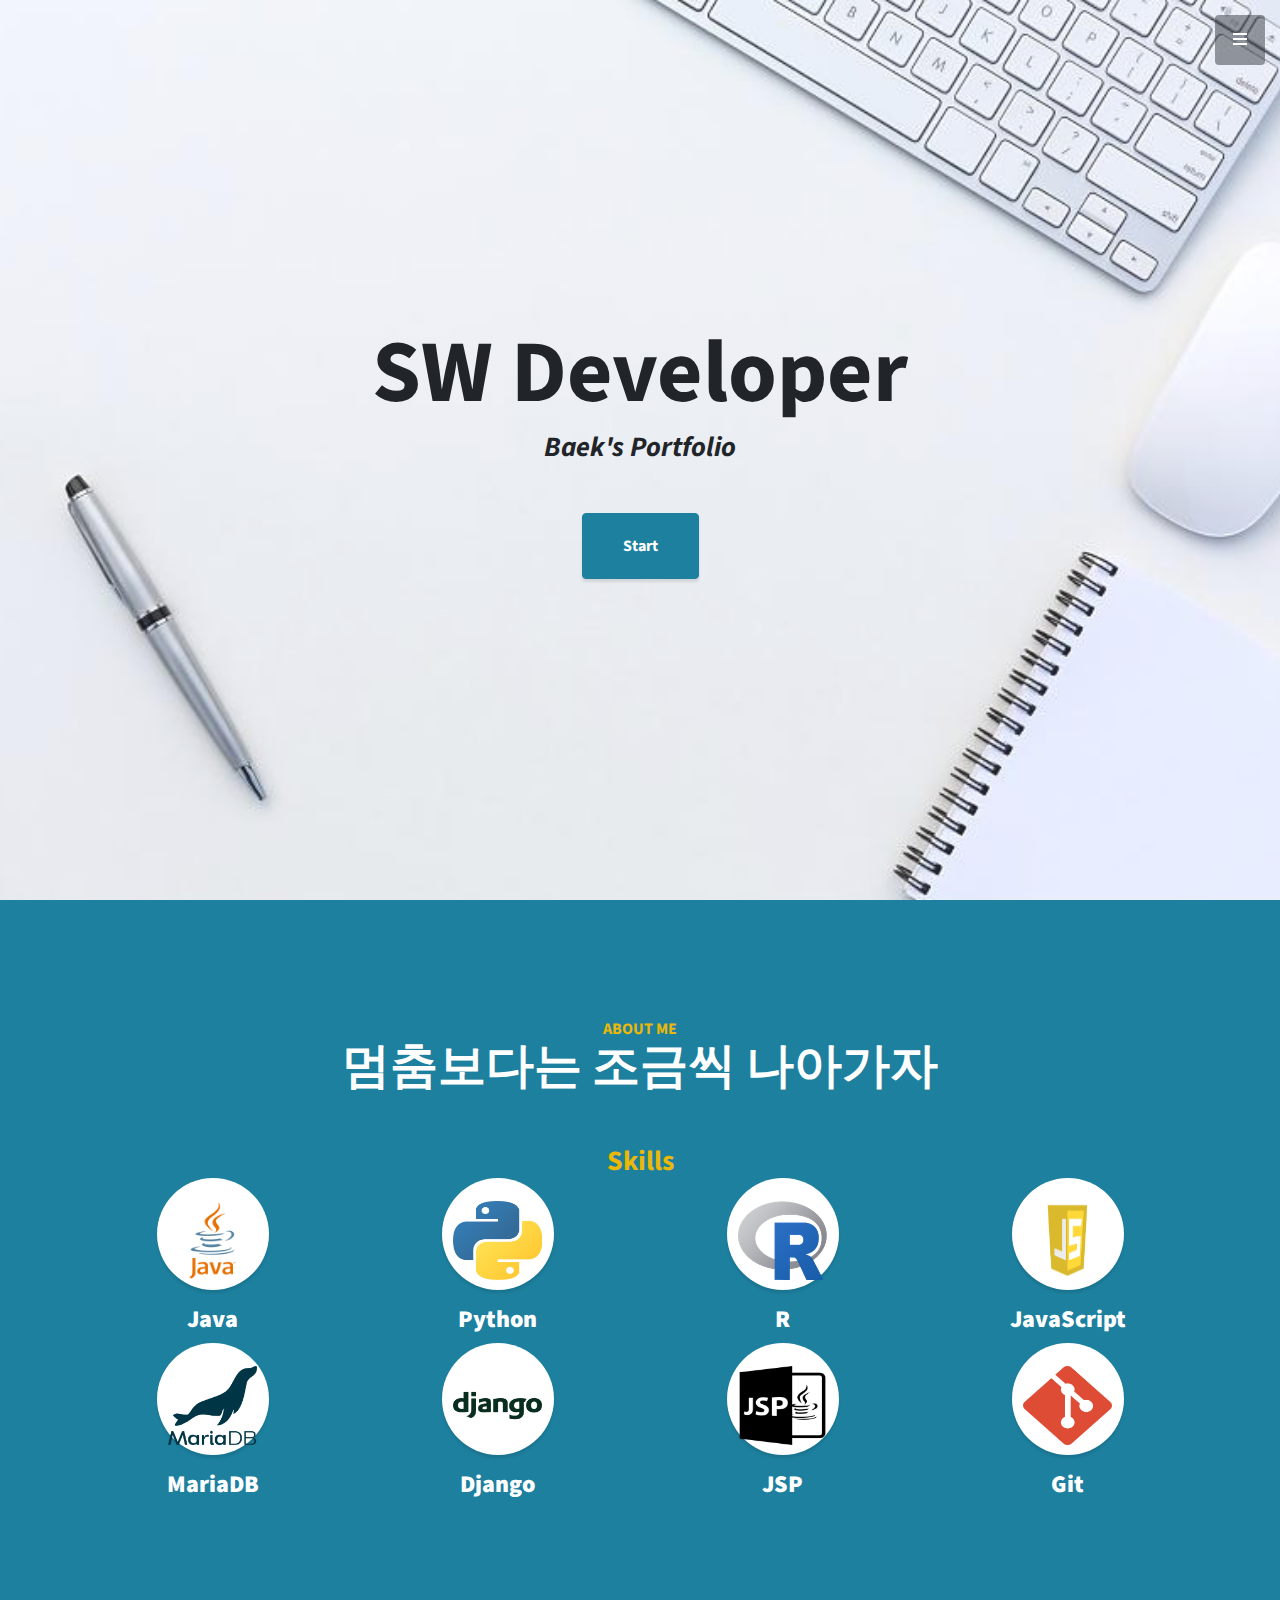
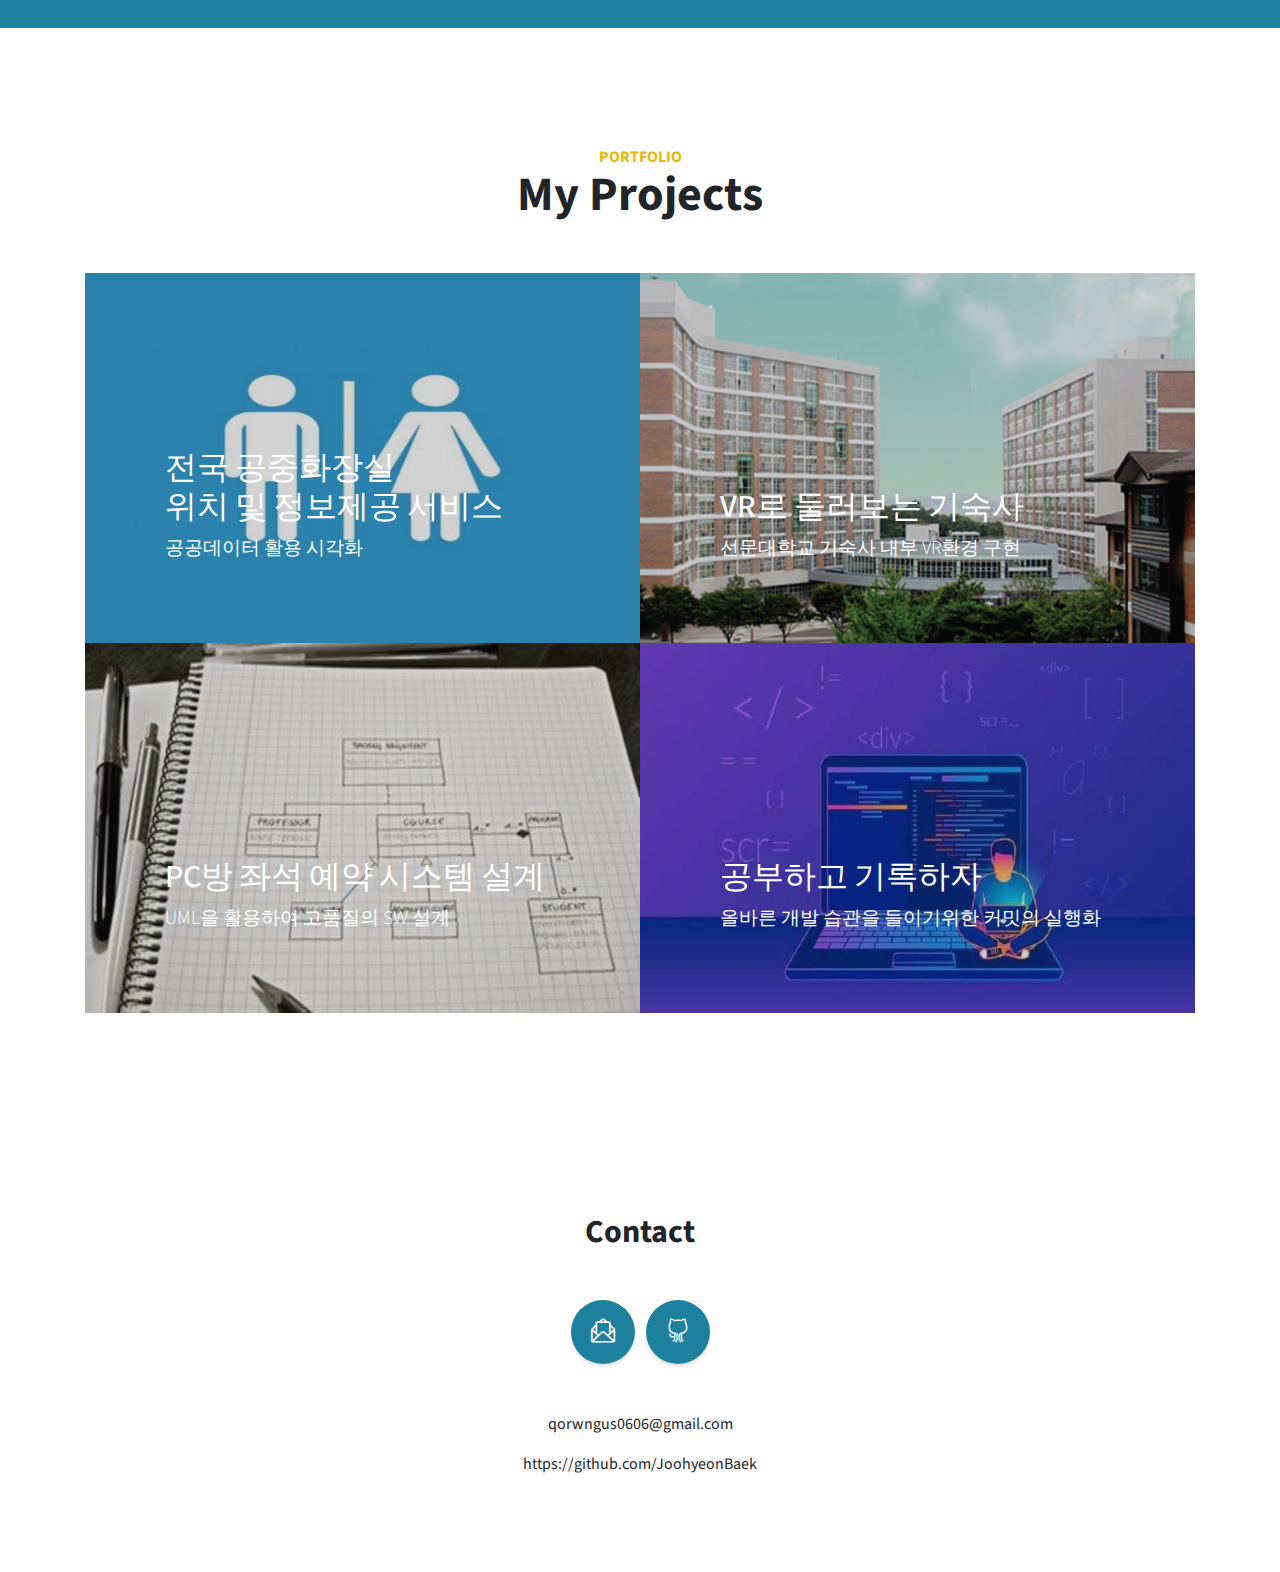
<file: index.html>
<!DOCTYPE html>
<html lang="en">

<head>

  <meta charset="utf-8">
  <meta name="viewport" content="width=device-width, initial-scale=1, shrink-to-fit=no">
  <meta name="description" content="">
  <meta name="author" content="">

  <title>Baek's Portfolio</title>

  <!-- 직접만든 style 추후 정리 요망 -->
  <style>
    
  </style>

  <!-- Bootstrap Core CSS -->
  <link href="vendor/bootstrap/css/bootstrap.min.css" rel="stylesheet">

  <!-- Custom Fonts -->
  <link href="vendor/fontawesome-free/css/all.min.css" rel="stylesheet" type="text/css">
  <link href="https://fonts.googleapis.com/css?family=Source+Sans+Pro:300,400,700,300italic,400italic,700italic" rel="stylesheet" type="text/css">
  <link href="vendor/simple-line-icons/css/simple-line-icons.css" rel="stylesheet">

  <!-- Custom CSS -->
  <link href="css/stylish-portfolio.min.css" rel="stylesheet">

</head>

<body id="page-top">

  <!-- Navigation -->
  <a class="menu-toggle rounded" href="#">
    <i class="fas fa-bars"></i>
  </a>
  <nav id="sidebar-wrapper">
    <ul class="sidebar-nav">
      <li class="sidebar-brand">
        <a class="js-scroll-trigger" href="#page-top">Menu</a>
      </li>
      <li class="sidebar-nav-item">
        <a class="js-scroll-trigger" href="#page-top">Home</a>
      </li>      
      <li class="sidebar-nav-item">
        <a class="js-scroll-trigger" href="#aboutme">About Me</a>
      </li>
      <li class="sidebar-nav-item">
        <a class="js-scroll-trigger" href="#portfolio">Portfolio</a>
      </li>
      <li class="sidebar-nav-item">
        <a class="js-scroll-trigger" href="#contact">Contact</a>
      </li>
    </ul>
  </nav>

  <!-- Home -->
  <header class="masthead d-flex">    
    <div class="container text-center my-auto">
      <h1 class="mb-1">SW Developer</h1>
      <h3 class="mb-5">
        <em>Baek's Portfolio</em>
      </h3>
      <a class="btn btn-primary btn-xl js-scroll-trigger" href="#aboutme">Start</a>
    </div>
    <div class="overlay"></div>
  </header>  

  <!-- About Me -->
  <section class="content-section bg-primary text-white text-center" id="aboutme">
    <div class="container">
      <div class="content-section-heading">
        <h3 class="text-secondary mb-0">About Me</h3>
        <h2 class="mb-5">멈춤보다는 조금씩 나아가자</h2>
      </div>
      <h3 class="text-secondary mb-0">Skills</h3>
      <div class="row">
        <div class="col-lg-3 col-md-6 mb-5 mb-lg-0" style="text-align: center;">
          <span class="service-icon rounded-circle mx-auto mb-3">
            <img src="./img/icon/java-icon.png" width="80%", height="70%">
          </span>
          <h4>
            <strong>Java</strong>
          </h4>
          
        </div>
        <div class="col-lg-3 col-md-6 mb-5 mb-lg-0">
          <span class="service-icon rounded-circle mx-auto mb-3">
            <img src="./img/icon/python-icon.png" width="80%", height="70%">
          </span>
          <h4>
            <strong>Python</strong>
          </h4>
          
        </div>
        <div class="col-lg-3 col-md-6 mb-5 mb-md-0">
          <span class="service-icon rounded-circle mx-auto mb-3">
            <img src="./img/icon/r-lcon.png" width="80%", height="70%">
          </span>
          <h4>
            <strong>R</strong>
          </h4>
          
        </div>
        <div class="col-lg-3 col-md-6">
          <span class="service-icon rounded-circle mx-auto mb-3">
            <img src="./img/icon/javascript-logo.png" width="80%", height="70%">
          </span>
          <h4>
            <strong>JavaScript</strong>
          </h4>
          
        </div>
        
        <div class="col-lg-3 col-md-6 mb-5 mb-lg-0" style="text-align: center;">
          <span class="service-icon rounded-circle mx-auto mb-3">
            <img src="./img/icon/mariaDB-logo.jpg" width="80%", height="70%">
          </span>
          <h4>
            <strong>MariaDB</strong>
          </h4>
          
        </div>
        <div class="col-lg-3 col-md-6 mb-5 mb-lg-0">
          <span class="service-icon rounded-circle mx-auto mb-3">
            <img src="./img/icon/django-icon.png" width="80%", height="70%">
          </span>
          <h4>
            <strong>Django</strong>
          </h4>
          
        </div>
        <div class="col-lg-3 col-md-6 mb-5 mb-md-0">
          <span class="service-icon rounded-circle mx-auto mb-3">
            <img src="./img/icon/jsp-logo.png" width="80%", height="70%">
          </span>
          <h4>
            <strong>JSP</strong>
          </h4>
          
        </div>
        <div class="col-lg-3 col-md-6">
          <span class="service-icon rounded-circle mx-auto mb-3">
            <img src="./img/icon/git-icon.png" width="80%", height="70%">
          </span>
          <h4>
            <strong>Git</strong>
          </h4>
          
        </div>
      </div>
    </div>
  </section>  

  <!-- Portfolio -->
  <!-- Toilet project -->
  <section class="content-section" id="portfolio">
    <div class="container">
      <div class="content-section-heading text-center">
        <h3 class="text-secondary mb-0">Portfolio</h3>
        <h2 class="mb-5">My Projects</h2>
      </div>
      <div class="row no-gutters">
        <div class="col-lg-6">
          <a class="portfolio-item" href="./toilet.html" target="blank">
            <div class="caption">
              <div class="caption-content">
                <div class="h2">전국 공중화장실<br>위치 및 정보제공 서비스</div>
                <p class="mb-0">공공데이터 활용 시각화</p>
              </div>
            </div>
            <img class="img-fluid" src="img/project/toilet/toilet_cover.jpg" alt="error" >
          </a>
        </div>
        <!-- Domitory VR Project-->
        <div class="col-lg-6">
          <a class="portfolio-item" href="./domitoryVR.html" target="blank">
            <div class="caption">
              <div class="caption-content">
                <div class="h2">VR로 둘러보는 기숙사</div>
                <p class="mb-0">선문대학교 기숙사 내부 VR환경 구현</p>
              </div>
            </div>
            <img class="img-fluid" src="img/project/DomitoryVR_Project/domitoryVR_Cover.png" alt="error" >
          </a>
        </div>
        <!-- UML Project -->
        <div class="col-lg-6">
          <a class="portfolio-item" href="./PCRoom.html" target="blank">
            <div class="caption">
              <div class="caption-content">
                <div class="h2">PC방 좌석 예약 시스템 설계</div>
                <p class="mb-0">UML을 활용하여 고품질의 SW 설계</p>
              </div>
            </div>
            <img class="img-fluid" src="img/project/UML_Project/UML_Cover.jpg" alt="">
          </a>
        </div>
        <!-- Commit Project -->
        <div class="col-lg-6">
          <a class="portfolio-item" href="./1Day1Commit.html" target="blank">
            <div class="caption">
              <div class="caption-content">
                <div class="h2">공부하고 기록하자</div>
                <p class="mb-0">올바른 개발 습관을 들이기위한 커밋의 실행화</p>
              </div>
            </div>
            <img class="img-fluid" src="img/project/1Day1Commit_Project/1Day1Commit_Cover.jpg" alt="">
          </a>
        </div>
      </div>
    </div>
    
  </section>  

  <!-- contact -->
  <footer class="footer text-center" id="contact">
    <h2 class="mb-5">Contact</h2>
    <div class="container">
      <ul class="list-inline mb-5">
        <li class="list-inline-item">
          <a class="social-link rounded-circle text-white" href="mailto:qorwngus0606@gmail.com">
            <i class="icon-envelope-letter"></i>
          </a>
        </li>
        <li class="list-inline-item">
          <a class="social-link rounded-circle text-white" href="https://github.com/JoohyeonBaek" target="_blank">
            <i class="icon-social-github"></i>
          </a>
        </li>
      </ul>
      <p>qorwngus0606@gmail.com</p>
      <p>https://github.com/JoohyeonBaek</p>
      
    </div>
  </footer>

  <!-- Scroll to Top Button-->
  <a class="scroll-to-top rounded js-scroll-trigger" href="#page-top">
    <i class="fas fa-angle-up"></i>
  </a>

  <!-- Bootstrap core JavaScript -->
  <script src="vendor/jquery/jquery.min.js"></script>
  <script src="vendor/bootstrap/js/bootstrap.bundle.min.js"></script>

  <!-- Plugin JavaScript -->
  <script src="vendor/jquery-easing/jquery.easing.min.js"></script>

  <!-- Custom scripts for this template -->
  <script src="js/stylish-portfolio.min.js"></script>
</body>
</html>
</file>
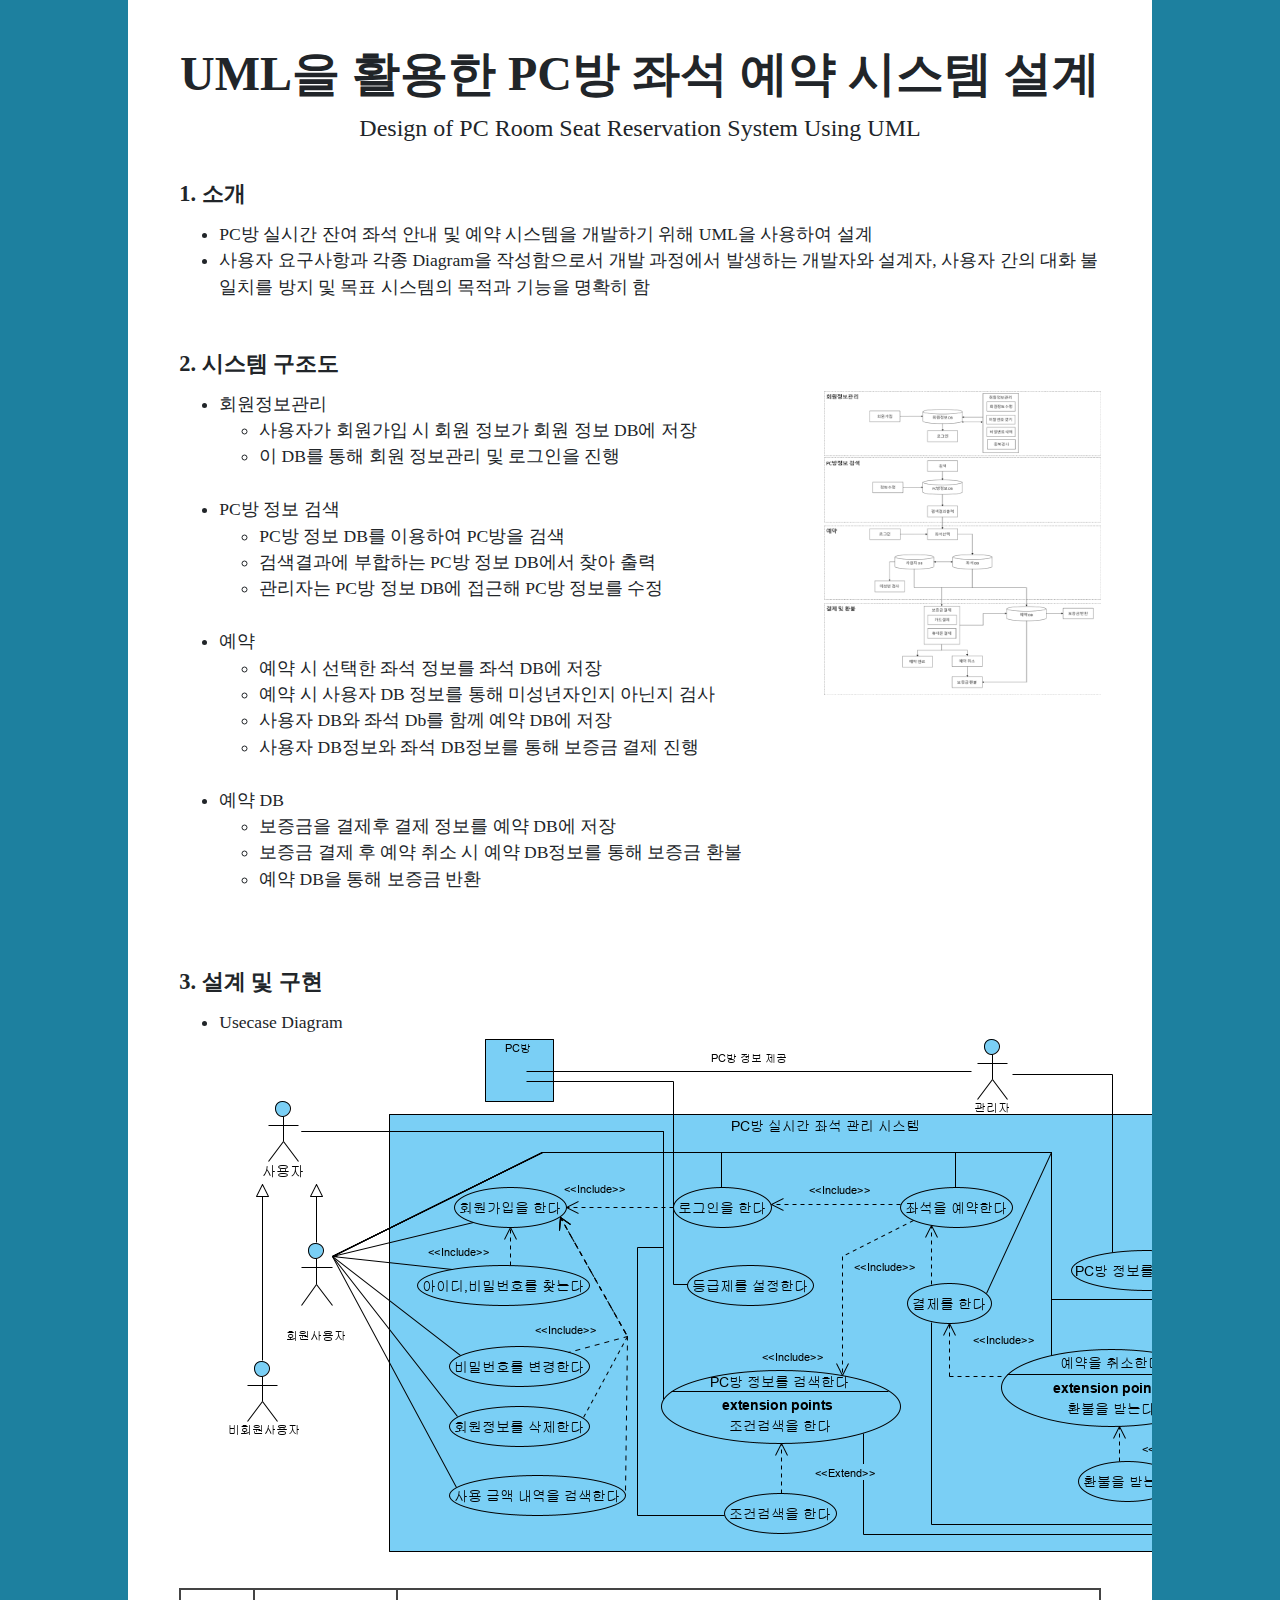
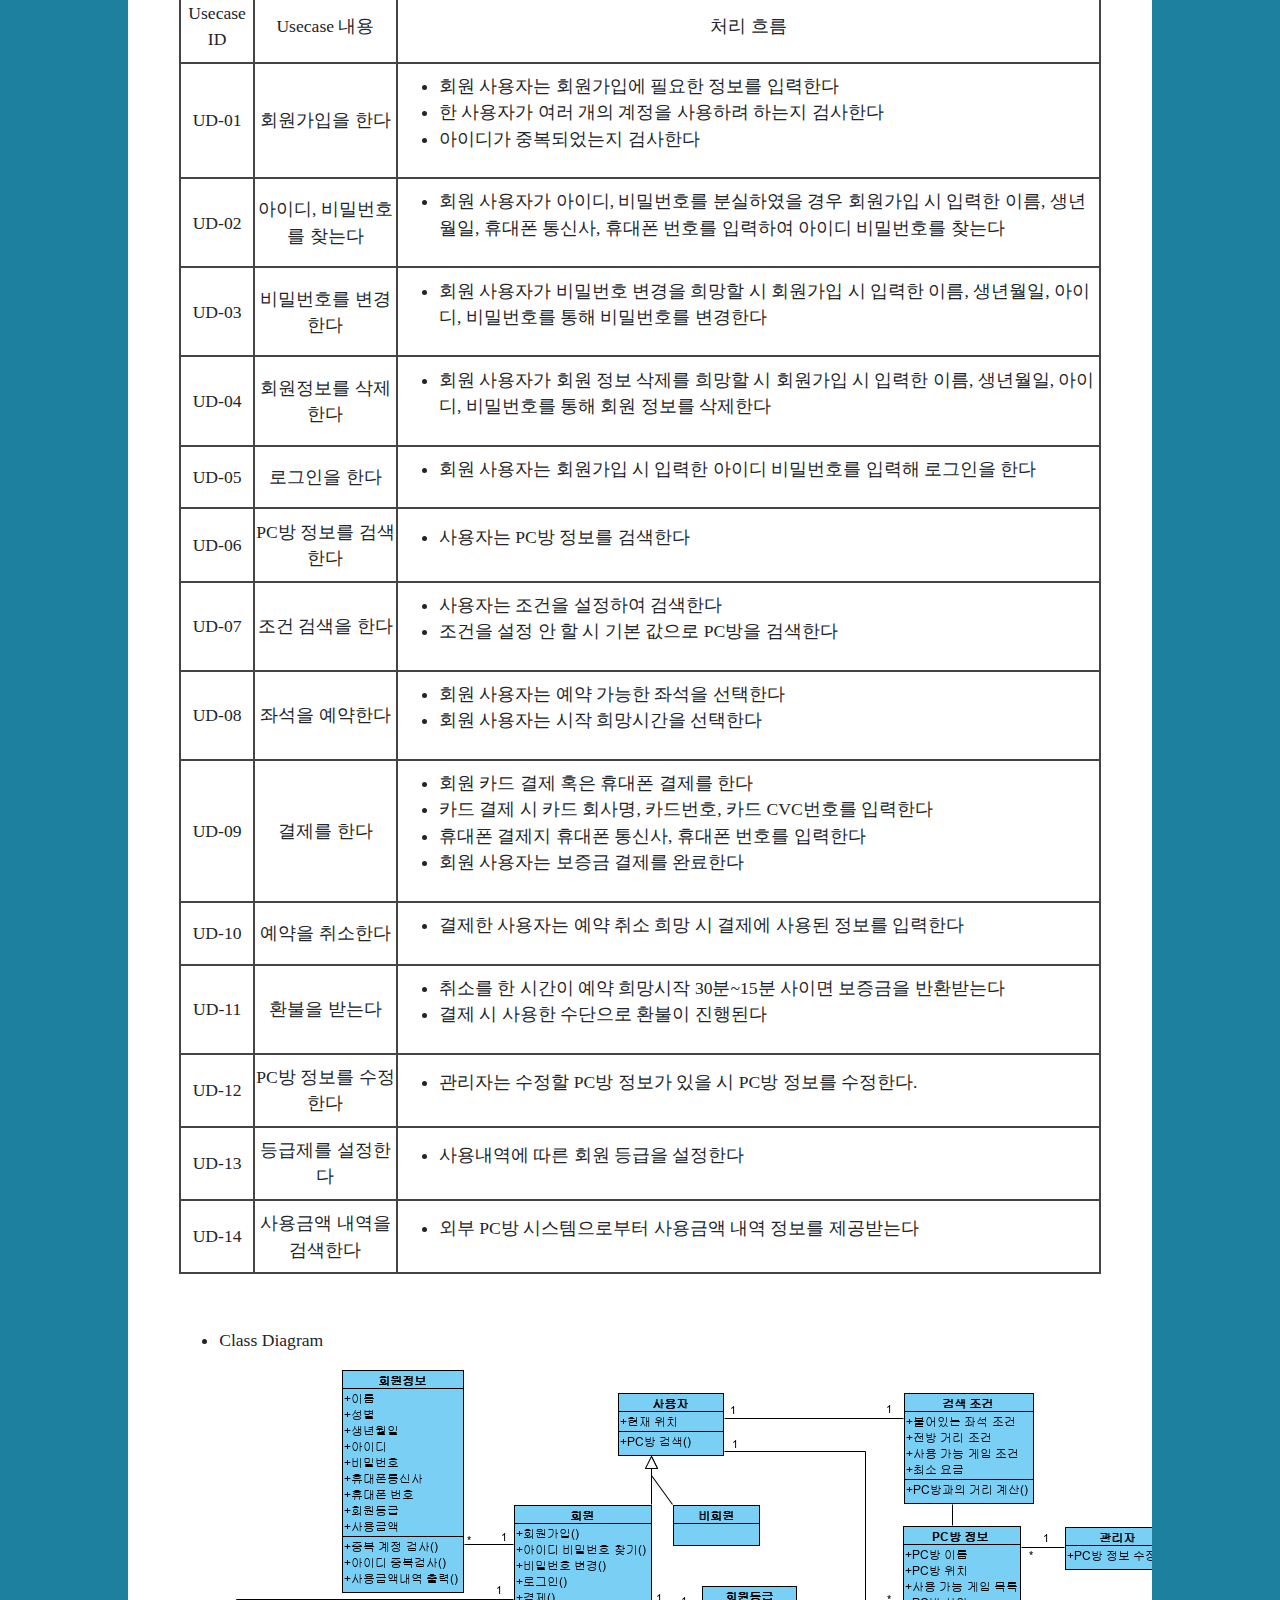
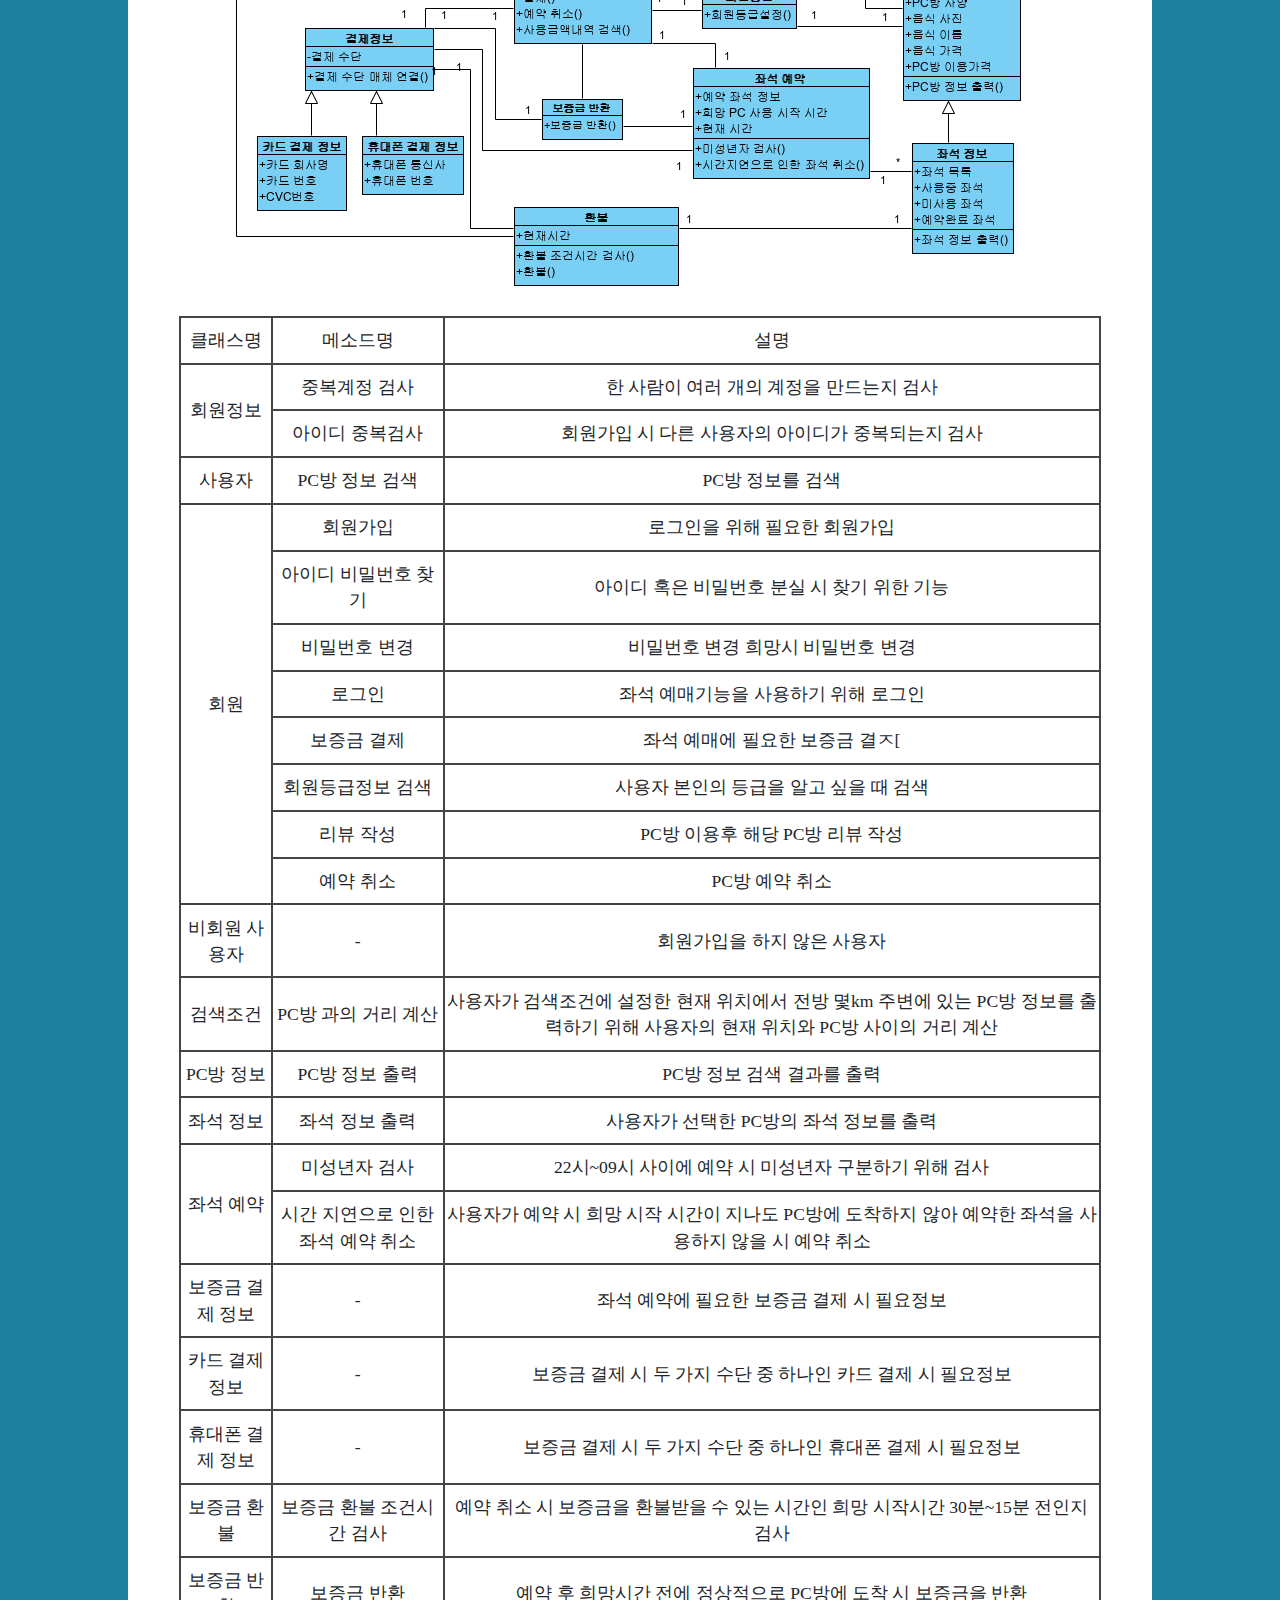
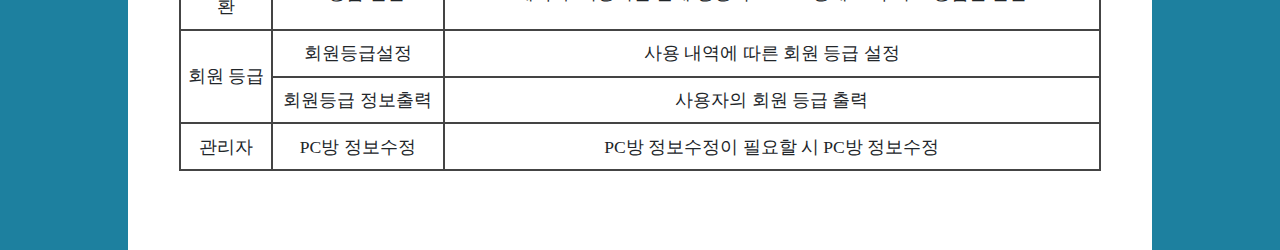
<file: PCRoom.html>
<!DOCTYPE html>
<html>        
<head>
    <title>PC방 좌석 예약 시스템 설계</title>
    <link rel="stylesheet" type="text/css" href="css/project.css">
    
    <link href="vendor/bootstrap/css/bootstrap.min.css" rel="stylesheet">    
    <link href="vendor/simple-line-icons/css/simple-line-icons.css" rel="stylesheet">
    <link href="css/stylish-portfolio.min.css" rel="stylesheet">
</head>

<body id="projectbody">
    <div id="body">
        
        <div id="title">UML을 활용한 PC방 좌석 예약 시스템 설계</div>
        <div id="title-english">Design of PC Room Seat Reservation System Using UML</div>        

        <div class="subtitle">1. 소개</div>
        <div class="subbody">
            <ul>
                <li>PC방 실시간 잔여 좌석 안내 및 예약 시스템을 개발하기 위해 UML을 사용하여 설계</li>
                <li>사용자 요구사항과 각종 Diagram을 작성함으로서 개발 과정에서 발생하는 개발자와 설계자, 사용자 간의 대화 불일치를 방지 및 목표 시스템의 목적과 기능을 명확히 함</li>
            </ul>
        </div>        

        <div class="subtitle">2. 시스템 구조도</div>
        <div class="subbody">
            <img id="img-float-right" src="./img/project/UML_Project/시스템구조.png">
            <ul>
                <li>회원정보관리</li>
                    <ul>
                        <li>사용자가 회원가입 시 회원 정보가 회원 정보 DB에 저장</li>
                        <li>이 DB를 통해 회원 정보관리 및 로그인을 진행</li>
                    </ul>
                <br>
                <li>PC방 정보 검색</li>
                    <ul>
                        <li>PC방 정보 DB를 이용하여 PC방을 검색</li>
                        <li>검색결과에 부합하는 PC방 정보 DB에서 찾아 출력</li>
                        <li>관리자는 PC방 정보 DB에 접근해 PC방 정보를 수정</li>
                    </ul>
                <br>
                <li>예약</li>
                    <ul>
                        <li>예약 시 선택한 좌석 정보를 좌석 DB에 저장</li>
                        <li>예약 시 사용자 DB 정보를 통해 미성년자인지 아닌지 검사</li>
                        <li>사용자 DB와 좌석 Db를 함께 예약 DB에 저장</li>
                        <li>사용자 DB정보와 좌석 DB정보를 통해 보증금 결제 진행</li>
                    </ul>
                <br>
                <li>예약 DB</li>
                    <ul>
                        <li>보증금을 결제후 결제 정보를 예약 DB에 저장</li>
                        <li>보증금 결제 후 예약 취소 시 예약 DB정보를 통해 보증금 환불</li>
                        <li>예약 DB을 통해 보증금 반환</li>
                    </ul>
                <br>   
            </ul>
        </div>

        <div class="subtitle">3. 설계 및 구현</div>
        <div class="subbody">
            <ul>
                <li>Usecase Diagram</li>
                <img src="./img/project/UML_Project/Usecase Diagram.png">                
            </ul>
            
            <table>
                <tr>
                    <td>Usecase ID</td>
                    <td>Usecase 내용</td>
                    <td>처리 흐름</td>
                </tr>
            
                <tr>
                    <td>UD-01</td>
                    <td>회원가입을 한다</td>
                    <td>
                        <ul>
                            <li style="text-align: left;">회원 사용자는 회원가입에 필요한 정보를 입력한다</li>
                            <li>한 사용자가 여러 개의 계정을 사용하려 하는지 검사한다</li>
                            <li>아이디가 중복되었는지 검사한다</li>
                        </ul>
                    </td>
                </tr>
            
                <tr>
                    <td>UD-02</td>
                    <td>아이디, 비밀번호를 찾는다</td>
                    <td>
                        <ul>
                            <li>회원 사용자가 아이디, 비밀번호를 분실하였을 경우 회원가입 시 입력한 이름, 생년월일, 휴대폰 통신사, 휴대폰 번호를 입력하여 아이디 비밀번호를 찾는다</li>
                        </ul>
                    </td>
                </tr>
            
                <tr>
                    <td>UD-03</td>
                    <td>비밀번호를 변경한다</td>
                    <td>
                        <ul>
                            <li>회원 사용자가 비밀번호 변경을 희망할 시 회원가입 시 입력한 이름, 생년월일, 아이디, 비밀번호를 통해 비밀번호를 변경한다</li>
                        </ul>
                    </td>
                </tr>
            
                <tr>
                    <td>UD-04</td>
                    <td>회원정보를 삭제한다</td>
                    <td>
                        <ul>
                            <li>회원 사용자가 회원 정보 삭제를 희망할 시 회원가입 시 입력한 이름, 생년월일, 아이디, 비밀번호를 통해 회원 정보를 삭제한다</li>
                        </ul>
                    </td>
                </tr>
            
                <tr>
                    <td>UD-05</td>
                    <td>로그인을 한다</td>
                    <td>
                        <ul>
                            <li>회원 사용자는 회원가입 시 입력한 아이디 비밀번호를 입력해 로그인을 한다</li>
                        </ul>
                    </td>
                </tr>
            
                <tr>
                    <td>UD-06</td>
                    <td>PC방 정보를 검색한다</td>
                    <td>
                        <ul>
                            <li>사용자는 PC방 정보를 검색한다</li>
                        </ul>
                    </td>
                </tr>
            
                <tr>
                    <td>UD-07</td>
                    <td>조건 검색을 한다</td>
                    <td>
                        <ul>
                            <li>사용자는 조건을 설정하여 검색한다</li>
                            <li>조건을 설정 안 할 시 기본 값으로 PC방을 검색한다</li>                                   
                        </ul>
                    </td>
                </tr>
            
                <tr>
                    <td>UD-08</td>
                    <td>좌석을 예약한다</td>
                    <td>
                        <ul>
                            <li>회원 사용자는 예약 가능한 좌석을 선택한다</li>
                            <li>회원 사용자는 시작 희망시간을 선택한다</li>
                        </ul>
                    </td>
                </tr>
            
                <tr>
                    <td>UD-09</td>
                    <td>결제를 한다</td>
                    <td>
                        <ul>
                            <li>회원 카드 결제 혹은 휴대폰 결제를 한다</li>
                            <li>카드 결제 시 카드 회사명, 카드번호, 카드 CVC번호를 입력한다</li>
                            <li>휴대폰 결제지 휴대폰 통신사, 휴대폰 번호를 입력한다</li>
                            <li>회원 사용자는 보증금 결제를 완료한다</li>
                        </ul>
                    </td>
                </tr>
            
                <tr>
                    <td>UD-10</td>
                    <td>예약을 취소한다</td>
                    <td>
                        <ul>
                            <li>결제한 사용자는 예약 취소 희망 시 결제에 사용된 정보를 입력한다</li>
                        </ul>
                    </td>
                </tr>
            
                <tr>
                    <td>UD-11</td>
                    <td>환불을 받는다</td>
                    <td>
                        <ul>
                            <li>취소를 한 시간이 예약 희망시작 30분~15분 사이면 보증금을 반환받는다</li>
                            <li>결제 시 사용한 수단으로 환불이 진행된다</li>
                        </ul>
                    </td>
                </tr>
            
                <tr>
                    <td>UD-12</td>
                    <td>PC방 정보를 수정한다</td>
                    <td>
                        <ul>
                            <li>관리자는 수정할 PC방 정보가 있을 시 PC방 정보를 수정한다.</li>
                        </ul>
                    </td>
                </tr>
            
                <tr>
                    <td>UD-13</td>
                    <td>등급제를 설정한다</td>
                    <td>
                        <ul>
                            <li>사용내역에 따른 회원 등급을 설정한다</li>
                        </ul>
                    </td>
                </tr>
            
                <tr>
                    <td>UD-14</td>
                    <td>사용금액 내역을 검색한다</td>
                    <td>
                        <ul>
                            <li>외부 PC방 시스템으로부터 사용금액 내역 정보를 제공받는다</li>
                        </ul>
                    </td>
                </tr>                    
            </table>
            <br><br>
            
            <ul>
                <li>Class Diagram</li>                
            </ul>
            <img src="./img/project/UML_Project/Class Diagram.png">
            <br><br>
            <table>
                <tr>
                    <td>클래스명</td>
                    <td>메소드명</td>
                    <td>설명</td>
                </tr>

                <tr>
                    <td rowspan="2">회원정보</td>
                    <td>중복계정 검사</td>
                    <td>한 사람이 여러 개의 계정을 만드는지 검사</td>
                </tr>
                <tr>
                    <td>아이디 중복검사</td>
                    <td>회원가입 시 다른 사용자의 아이디가 중복되는지 검사</td>
                </tr>

                <tr>
                    <td>사용자</td>
                    <td>PC방 정보 검색</td>
                    <td>PC방 정보를 검색</td>
                </tr>

                <tr>
                    <td rowspan="8">회원</td>
                    <td>회원가입</td>
                    <td>로그인을 위해 필요한 회원가입</td>
                </tr>
                <tr>
                    <td>아이디 비밀번호 찾기</td>
                    <td>아이디 혹은 비밀번호 분실 시 찾기 위한 기능</td>
                </tr>
                <tr>
                    <td>비밀번호 변경</td>
                    <td>비밀번호 변경 희망시 비밀번호 변경</td>
                </tr>
                <tr>
                    <td>로그인</td>
                    <td>좌석 예매기능을 사용하기 위해 로그인</td>
                </tr>
                <tr>
                    <td>보증금 결제</td>
                    <td>좌석 예매에 필요한 보증금 결ㅈ[</td>
                </tr>
                <tr>
                    <td>회원등급정보 검색</td>
                    <td>사용자 본인의 등급을 알고 싶을 때 검색</td>
                </tr>
                <tr>
                    <td>리뷰 작성</td>
                    <td>PC방 이용후 해당 PC방 리뷰 작성</td>
                </tr>
                <tr>
                    <td>예약 취소</td>
                    <td>PC방 예약 취소</td>
                </tr>

                <tr>
                    <td>비회원 사용자</td>
                    <td>-</td>
                    <td>회원가입을 하지 않은 사용자</td>
                </tr>

                <tr>
                    <td>검색조건</td>
                    <td>PC방 과의 거리 계산</td>
                    <td>사용자가 검색조건에 설정한 현재 위치에서 전방 몇km 주변에 있는 PC방 정보를 출력하기 위해 사용자의 현재 위치와 PC방 사이의 거리 계산</td>
                </tr>

                <tr>
                    <td>PC방 정보</td>
                    <td>PC방 정보 출력</td>
                    <td>PC방 정보 검색 결과를 출력</td>
                </tr>
                
                <tr>
                    <tr>
                        <td>좌석 정보</td>
                        <td>좌석 정보 출력</td>
                        <td>사용자가 선택한 PC방의 좌석 정보를 출력</td>
                    </tr>
                </tr>

                <tr>
                    <td rowspan="2">좌석 예약</td>
                    <td>미성년자 검사</td>
                    <td>22시~09시 사이에 예약 시 미성년자 구분하기 위해 검사</td>
                </tr>
                <tr>
                    <td>시간 지연으로 인한 좌석 예약 취소</td>
                    <td>사용자가 예약 시 희망 시작 시간이 지나도 PC방에 도착하지 않아 예약한 좌석을 사용하지 않을 시 예약 취소</td>
                </tr>

                <tr>
                    <td>보증금 결제 정보</td>
                    <td>-</td>
                    <td>좌석 예약에 필요한 보증금 결제 시 필요정보</td>
                </tr>

                <tr>
                    <td>카드  결제정보</td>
                    <td>-</td>
                    <td>보증금 결제 시 두 가지 수단 중 하나인 카드 결제 시 필요정보</td>
                </tr>

                <tr>
                    <td>휴대폰 결제 정보</td>
                    <td>-</td>
                    <td>보증금 결제 시 두 가지 수단 중 하나인 휴대폰 결제 시 필요정보</td>
                </tr>

                <tr>
                    <td>보증금 환불</td>
                    <td>보증금 환불 조건시간 검사</td>
                    <td>예약 취소 시 보증금을 환불받을 수 있는 시간인 희망 시작시간 30분~15분 전인지 검사</td>
                </tr>

                <tr>
                    <td>보증금 반환</td>
                    <td>보증금 반환</td>
                    <td>예약 후 희망시간 전에 정상적으로 PC방에 도착 시 보증금을 반환</td>
                </tr>

                <tr>
                    <td rowspan="2">회원 등급</td>
                    <td>회원등급설정</td>
                    <td>사용 내역에 따른 회원 등급 설정</td>
                </tr>
                <tr>
                    <td>회원등급 정보출력</td>
                    <td>사용자의 회원 등급 출력</td>
                </tr>

                <tr>
                    <td>관리자</td>
                    <td>PC방 정보수정</td>
                    <td>PC방 정보수정이 필요할 시 PC방 정보수정</td>
                </tr>
            </table>
        </div>
        <br><br>        
</body>
</html>
</file>
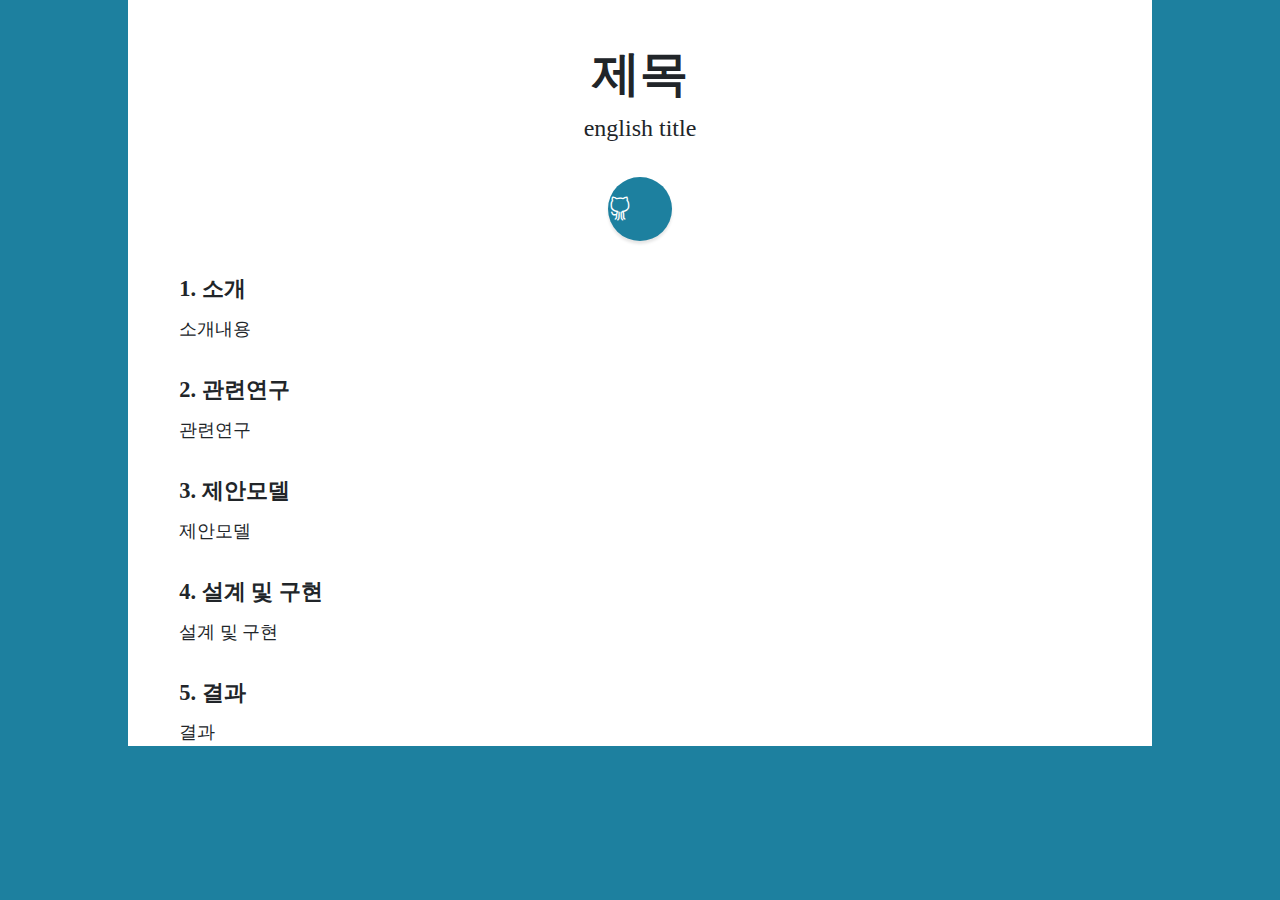
<file: projectform.html>
<!DOCTYPE html>
<html>        
<head>
    <title>projectform</title>
    <link rel="stylesheet" type="text/css" href="css/project.css">
    <link href="vendor/bootstrap/css/bootstrap.min.css" rel="stylesheet">    
    <link href="vendor/simple-line-icons/css/simple-line-icons.css" rel="stylesheet">
    <link href="css/stylish-portfolio.min.css" rel="stylesheet">
</head>

<body id="projectbody">
    <div id="body">
        
        <div id="title">제목</div>
        <div id="title-english">english title</div>

        <footer class="footer text-center" id="contact" style="padding-top: 0%; padding-bottom: 3%;">
            <div class="container">           
                <li class="list-inline-item">
                  <a class="social-link rounded-circle text-white" href="https://github.com/JoohyeonBaek" target="_blank">
                    <i class="icon-social-github"></i>
                  </a>
                </li>
            </div>
        </footer>

        <div class="subtitle">1. 소개</div>
        <div class="subbody">소개내용</div>

        <div class="subtitle">2. 관련연구</div>
        <div class="subbody">관련연구</div>

        <div class="subtitle">3. 제안모델</div>
        <div class="subbody">제안모델</div>

        <div class="subtitle">4. 설계 및 구현</div>
        <div class="subbody">설계 및 구현</div>

        <div class="subtitle">5. 결과</div>
        <div class="subbody">결과</div>
    </div> 
</body>
</html>
</file>
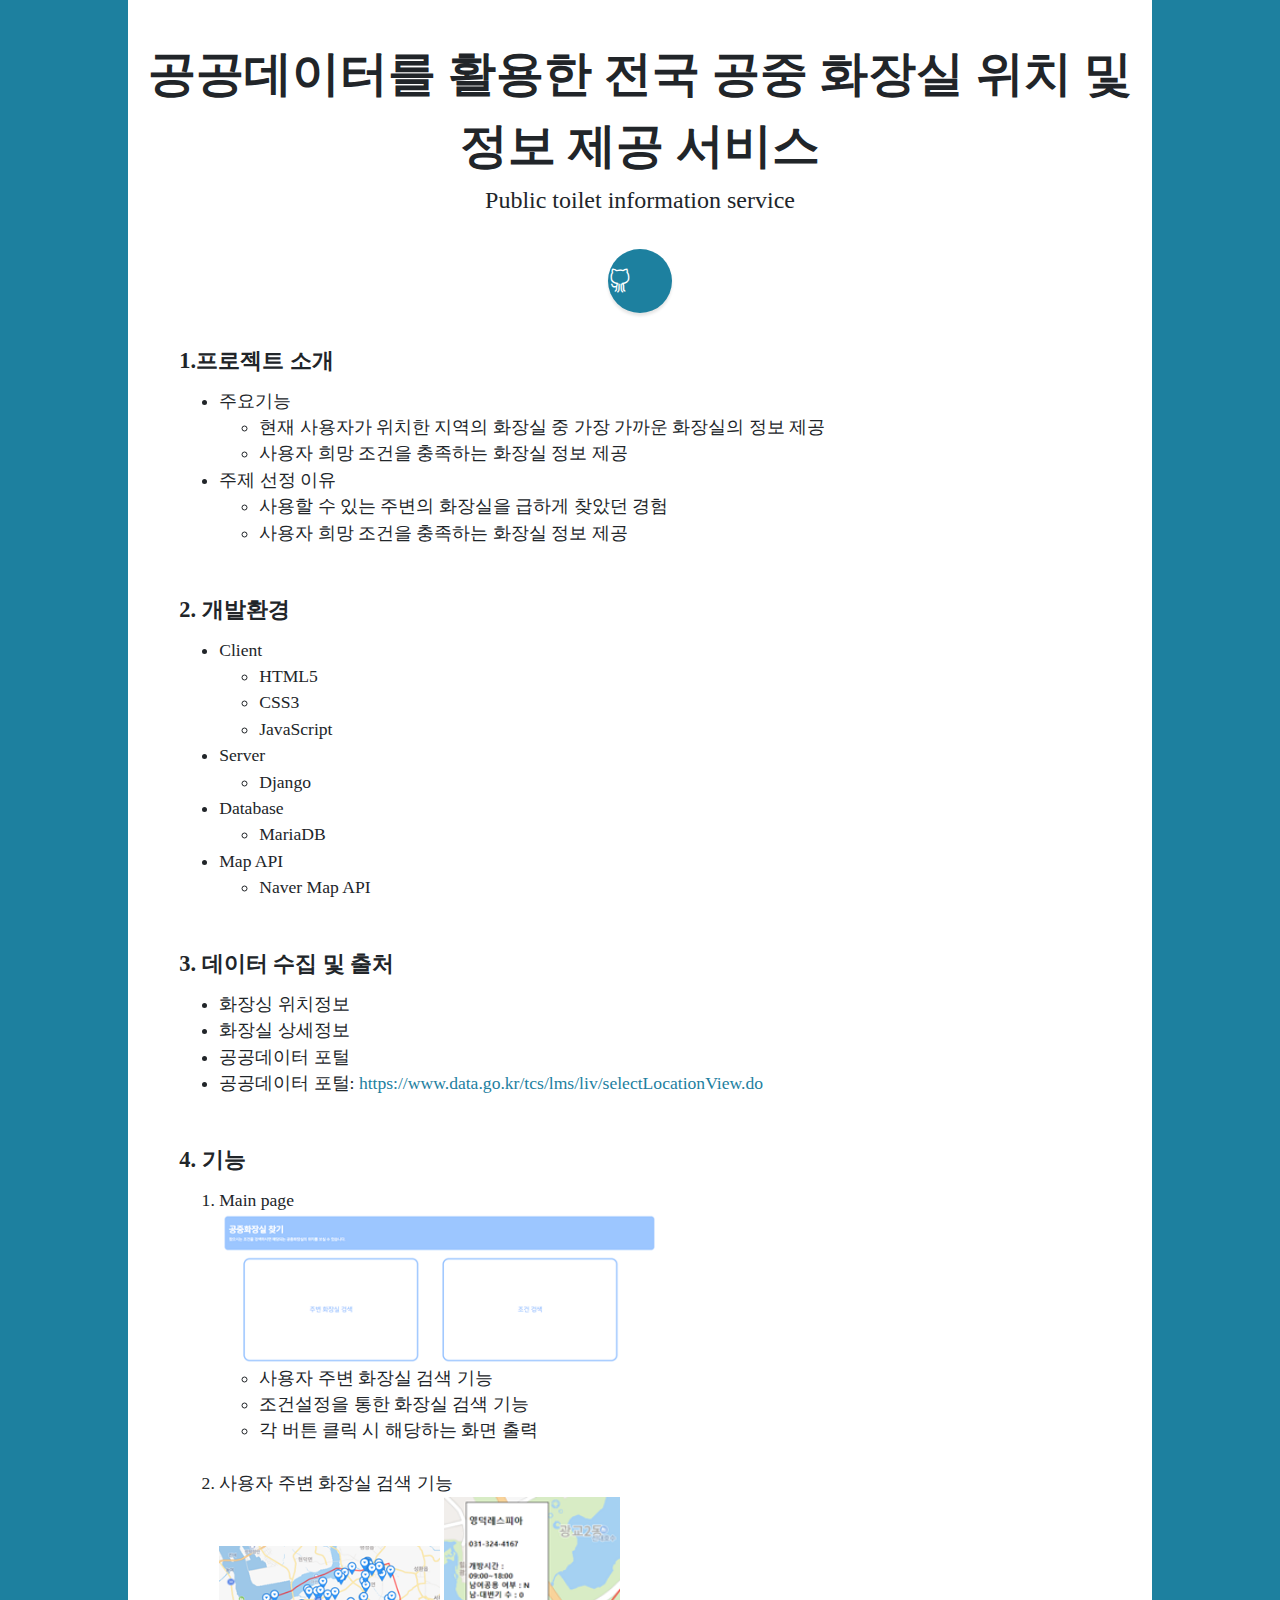
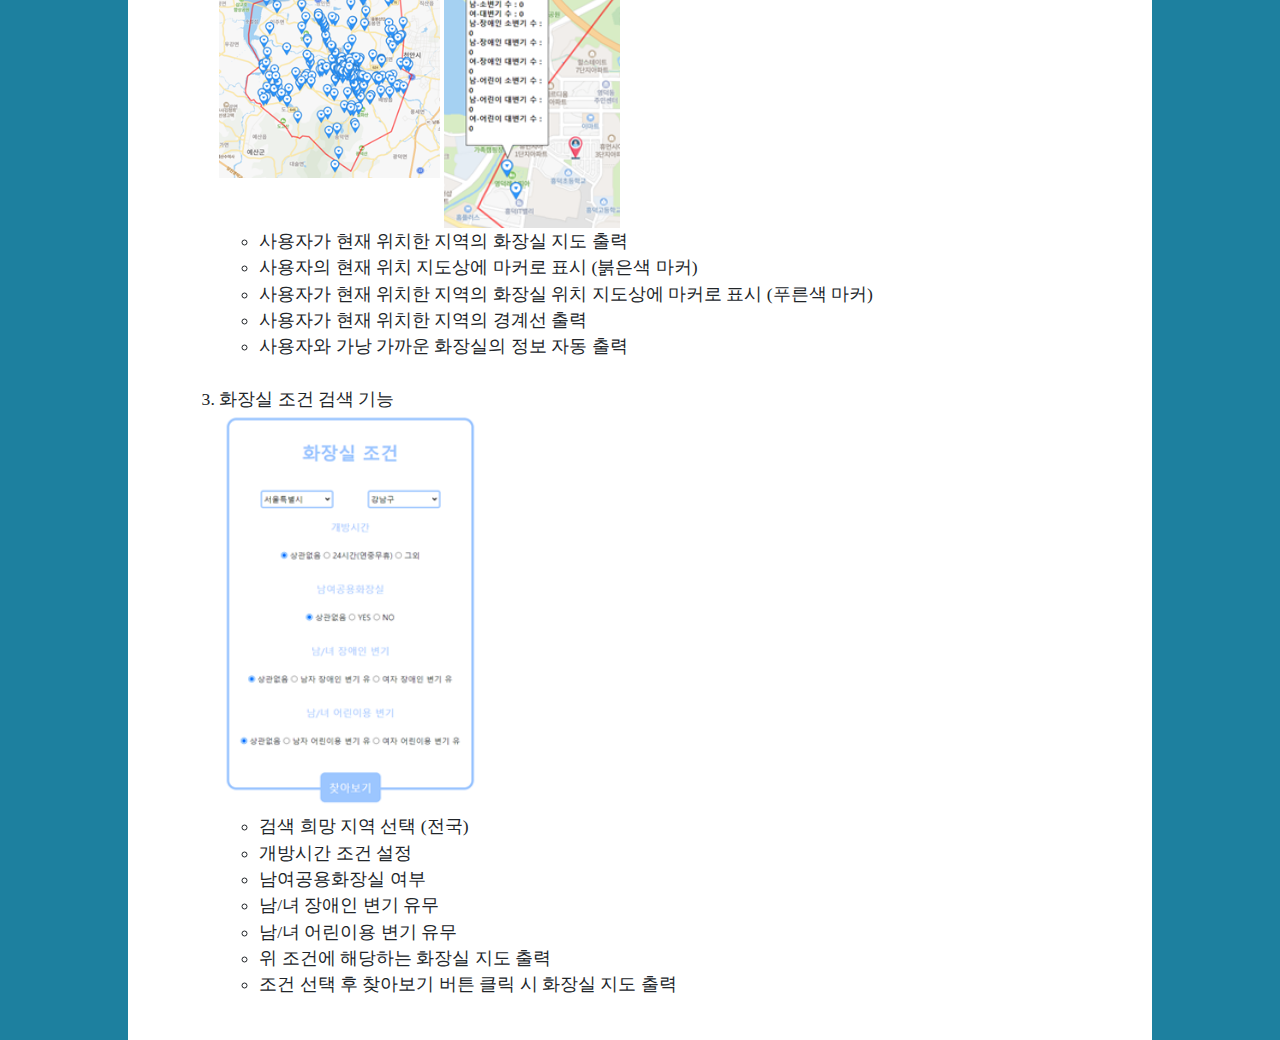
<file: toilet.html>
<!DOCTYPE html>
<html>        
<head>
    <title>Toilet Project</title>
    <link rel="stylesheet" type="text/css" href="css/project.css">
    <link rel="stylesheet" type="text/css" href="css/project-toilet.css">
    <link href="vendor/bootstrap/css/bootstrap.min.css" rel="stylesheet">    
    <link href="vendor/simple-line-icons/css/simple-line-icons.css" rel="stylesheet">
    <link href="css/stylish-portfolio.min.css" rel="stylesheet">
</head>

<body id="projectbody">
    <div id="body">
        
        <div id="title">공공데이터를 활용한 전국 공중 화장실 위치 및 정보 제공 서비스</div>
        <div id="title-english">Public toilet information service</div>

        <footer class="footer text-center" id="contact" style="padding-top: 0%; padding-bottom: 3%;">
            <div class="container">           
                <li class="list-inline-item">
                  <a class="social-link rounded-circle text-white" href="https://github.com/JoohyeonBaek/PublicToilet" target="_blank">
                    <i class="icon-social-github"></i>
                  </a>
                </li>
            </div>
        </footer>

        <div class="subtitle">1.프로젝트 소개</div>
        <div class="subbody">
            <ul>
                <li>주요기능</li>
                <ul>
                    <li>현재 사용자가 위치한 지역의 화장실 중 가장 가까운 화장실의 정보 제공</li>
                    <li>사용자 희망 조건을 충족하는 화장실 정보 제공</li>
                </ul>
                <li>주제 선정 이유</li>
                <ul>
                    <li>사용할 수 있는 주변의 화장실을 급하게 찾았던 경험</li>
                    <li>사용자 희망 조건을 충족하는 화장실 정보 제공</li>
                </ul>
            </ul>
        </div>

        <div class="subtitle">2. 개발환경</div>
        <div class="subbody">
            <ul>
                <li>Client</li>
                <ul>
                    <li>HTML5</li>
                    <li>CSS3</li>
                    <li>JavaScript</li>
                </ul>
                <li>Server</li>
                <ul>
                    <li>Django</li>
                </ul>
                <li>Database</li>
                <ul>
                    <li>MariaDB</li>
                </ul>
                <li>Map API</li>
                <ul>
                    <li>Naver Map API</li>
                </ul>
                
            </ul>
        </div>

        <div class="subtitle">3. 데이터 수집 및 출처</div>
        <div class="subbody">
            <ul>
                <li>화장싱 위치정보</li>
                <li>화장실 상세정보</li>
                <li>공공데이터 포털</li>
                <li>공공데이터 포털: <a href="https://www.data.go.kr/tcs/lms/liv/selectLocationView.do" target="blank">https://www.data.go.kr/tcs/lms/liv/selectLocationView.do</a></li>
            </ul>
        </div>

        <div class="subtitle">4. 기능</div>
        <div class="subbody">
            <ol>
                <li>Main page</li>
                <img id="mainpage" src="./img/project/toilet/toilet1.png">                
                <ul>
                    <li>사용자 주변 화장실 검색 기능</li>
                    <li>조건설정을 통한 화장실 검색 기능</li>
                    <li>각 버튼 클릭 시 해당하는 화면 출력</li>
                </ul>
                <br>
                <li>사용자 주변 화장실 검색 기능</li>
                <img id="useraroundimage1" src="./img/project/toilet/toilet2.png">
                <img id="useraroundimage2" src="./img/project/toilet/toilet3.png">
                <ul>                    
                    <li>사용자가 현재 위치한 지역의 화장실 지도 출력</li>
                    <li>사용자의 현재 위치 지도상에 마커로 표시 (붉은색 마커)</li>
                    <li>사용자가 현재 위치한 지역의 화장실 위치 지도상에 마커로 표시 (푸른색 마커)</li>
                    <li>사용자가 현재 위치한 지역의 경계선 출력</li>                    
                    <li>사용자와 가낭 가까운 화장실의 정보 자동 출력</li>                                      
                </ul>
                <br>
                <li>화장실 조건 검색 기능</li>
                <img id="optionimage" src="./img/project/toilet/toilet4.png">
                <ul>
                    <li>검색 희망 지역 선택 (전국)</li>
                    <li>개방시간 조건 설정</li>
                    <li>남여공용화장실 여부</li>
                    <li>남/녀 장애인 변기 유무</li>
                    <li>남/녀 어린이용 변기 유무</li>
                    <li>위 조건에 해당하는 화장실 지도 출력</li>
                    <li>조건 선택 후 찾아보기 버튼 클릭 시 화장실 지도 출력</li>
                </ul>
                <br>
            </ol>
        </div>

        
    </div> 
</body>
</html>
</file>
<file: vendor/simple-line-icons/css/simple-line-icons.css>
/*
* Font Face
*/
@font-face {
  font-family: 'simple-line-icons';
  src: url('../fonts/Simple-Line-Icons.eot?v=2.4.0');
  src: url('../fonts/Simple-Line-Icons.eot?v=2.4.0#iefix') format('embedded-opentype'), url('../fonts/Simple-Line-Icons.woff2?v=2.4.0') format('woff2'), url('../fonts/Simple-Line-Icons.ttf?v=2.4.0') format('truetype'), url('../fonts/Simple-Line-Icons.woff?v=2.4.0') format('woff'), url('../fonts/Simple-Line-Icons.svg?v=2.4.0#simple-line-icons') format('svg');
  font-weight: normal;
  font-style: normal;
}
/*
 Use the following code if you want to have a class per icon.
 Instead of a list of all class selectors, you can use the generic [class*="icon-"] selector,
 but it's slower.
*/
.icon-user,
.icon-people,
.icon-user-female,
.icon-user-follow,
.icon-user-following,
.icon-user-unfollow,
.icon-login,
.icon-logout,
.icon-emotsmile,
.icon-phone,
.icon-call-end,
.icon-call-in,
.icon-call-out,
.icon-map,
.icon-location-pin,
.icon-direction,
.icon-directions,
.icon-compass,
.icon-layers,
.icon-menu,
.icon-list,
.icon-options-vertical,
.icon-options,
.icon-arrow-down,
.icon-arrow-left,
.icon-arrow-right,
.icon-arrow-up,
.icon-arrow-up-circle,
.icon-arrow-left-circle,
.icon-arrow-right-circle,
.icon-arrow-down-circle,
.icon-check,
.icon-clock,
.icon-plus,
.icon-minus,
.icon-close,
.icon-event,
.icon-exclamation,
.icon-organization,
.icon-trophy,
.icon-screen-smartphone,
.icon-screen-desktop,
.icon-plane,
.icon-notebook,
.icon-mustache,
.icon-mouse,
.icon-magnet,
.icon-energy,
.icon-disc,
.icon-cursor,
.icon-cursor-move,
.icon-crop,
.icon-chemistry,
.icon-speedometer,
.icon-shield,
.icon-screen-tablet,
.icon-magic-wand,
.icon-hourglass,
.icon-graduation,
.icon-ghost,
.icon-game-controller,
.icon-fire,
.icon-eyeglass,
.icon-envelope-open,
.icon-envelope-letter,
.icon-bell,
.icon-badge,
.icon-anchor,
.icon-wallet,
.icon-vector,
.icon-speech,
.icon-puzzle,
.icon-printer,
.icon-present,
.icon-playlist,
.icon-pin,
.icon-picture,
.icon-handbag,
.icon-globe-alt,
.icon-globe,
.icon-folder-alt,
.icon-folder,
.icon-film,
.icon-feed,
.icon-drop,
.icon-drawer,
.icon-docs,
.icon-doc,
.icon-diamond,
.icon-cup,
.icon-calculator,
.icon-bubbles,
.icon-briefcase,
.icon-book-open,
.icon-basket-loaded,
.icon-basket,
.icon-bag,
.icon-action-undo,
.icon-action-redo,
.icon-wrench,
.icon-umbrella,
.icon-trash,
.icon-tag,
.icon-support,
.icon-frame,
.icon-size-fullscreen,
.icon-size-actual,
.icon-shuffle,
.icon-share-alt,
.icon-share,
.icon-rocket,
.icon-question,
.icon-pie-chart,
.icon-pencil,
.icon-note,
.icon-loop,
.icon-home,
.icon-grid,
.icon-graph,
.icon-microphone,
.icon-music-tone-alt,
.icon-music-tone,
.icon-earphones-alt,
.icon-earphones,
.icon-equalizer,
.icon-like,
.icon-dislike,
.icon-control-start,
.icon-control-rewind,
.icon-control-play,
.icon-control-pause,
.icon-control-forward,
.icon-control-end,
.icon-volume-1,
.icon-volume-2,
.icon-volume-off,
.icon-calendar,
.icon-bulb,
.icon-chart,
.icon-ban,
.icon-bubble,
.icon-camrecorder,
.icon-camera,
.icon-cloud-download,
.icon-cloud-upload,
.icon-envelope,
.icon-eye,
.icon-flag,
.icon-heart,
.icon-info,
.icon-key,
.icon-link,
.icon-lock,
.icon-lock-open,
.icon-magnifier,
.icon-magnifier-add,
.icon-magnifier-remove,
.icon-paper-clip,
.icon-paper-plane,
.icon-power,
.icon-refresh,
.icon-reload,
.icon-settings,
.icon-star,
.icon-symbol-female,
.icon-symbol-male,
.icon-target,
.icon-credit-card,
.icon-paypal,
.icon-social-tumblr,
.icon-social-twitter,
.icon-social-facebook,
.icon-social-instagram,
.icon-social-linkedin,
.icon-social-pinterest,
.icon-social-github,
.icon-social-google,
.icon-social-reddit,
.icon-social-skype,
.icon-social-dribbble,
.icon-social-behance,
.icon-social-foursqare,
.icon-social-soundcloud,
.icon-social-spotify,
.icon-social-stumbleupon,
.icon-social-youtube,
.icon-social-dropbox,
.icon-social-vkontakte,
.icon-social-steam {
  font-family: 'simple-line-icons';
  speak: none;
  font-style: normal;
  font-weight: normal;
  font-variant: normal;
  text-transform: none;
  line-height: 1;
  /* Better Font Rendering =========== */
  -webkit-font-smoothing: antialiased;
  -moz-osx-font-smoothing: grayscale;
}
.icon-user:before {
  content: "\e005";
}
.icon-people:before {
  content: "\e001";
}
.icon-user-female:before {
  content: "\e000";
}
.icon-user-follow:before {
  content: "\e002";
}
.icon-user-following:before {
  content: "\e003";
}
.icon-user-unfollow:before {
  content: "\e004";
}
.icon-login:before {
  content: "\e066";
}
.icon-logout:before {
  content: "\e065";
}
.icon-emotsmile:before {
  content: "\e021";
}
.icon-phone:before {
  content: "\e600";
}
.icon-call-end:before {
  content: "\e048";
}
.icon-call-in:before {
  content: "\e047";
}
.icon-call-out:before {
  content: "\e046";
}
.icon-map:before {
  content: "\e033";
}
.icon-location-pin:before {
  content: "\e096";
}
.icon-direction:before {
  content: "\e042";
}
.icon-directions:before {
  content: "\e041";
}
.icon-compass:before {
  content: "\e045";
}
.icon-layers:before {
  content: "\e034";
}
.icon-menu:before {
  content: "\e601";
}
.icon-list:before {
  content: "\e067";
}
.icon-options-vertical:before {
  content: "\e602";
}
.icon-options:before {
  content: "\e603";
}
.icon-arrow-down:before {
  content: "\e604";
}
.icon-arrow-left:before {
  content: "\e605";
}
.icon-arrow-right:before {
  content: "\e606";
}
.icon-arrow-up:before {
  content: "\e607";
}
.icon-arrow-up-circle:before {
  content: "\e078";
}
.icon-arrow-left-circle:before {
  content: "\e07a";
}
.icon-arrow-right-circle:before {
  content: "\e079";
}
.icon-arrow-down-circle:before {
  content: "\e07b";
}
.icon-check:before {
  content: "\e080";
}
.icon-clock:before {
  content: "\e081";
}
.icon-plus:before {
  content: "\e095";
}
.icon-minus:before {
  content: "\e615";
}
.icon-close:before {
  content: "\e082";
}
.icon-event:before {
  content: "\e619";
}
.icon-exclamation:before {
  content: "\e617";
}
.icon-organization:before {
  content: "\e616";
}
.icon-trophy:before {
  content: "\e006";
}
.icon-screen-smartphone:before {
  content: "\e010";
}
.icon-screen-desktop:before {
  content: "\e011";
}
.icon-plane:before {
  content: "\e012";
}
.icon-notebook:before {
  content: "\e013";
}
.icon-mustache:before {
  content: "\e014";
}
.icon-mouse:before {
  content: "\e015";
}
.icon-magnet:before {
  content: "\e016";
}
.icon-energy:before {
  content: "\e020";
}
.icon-disc:before {
  content: "\e022";
}
.icon-cursor:before {
  content: "\e06e";
}
.icon-cursor-move:before {
  content: "\e023";
}
.icon-crop:before {
  content: "\e024";
}
.icon-chemistry:before {
  content: "\e026";
}
.icon-speedometer:before {
  content: "\e007";
}
.icon-shield:before {
  content: "\e00e";
}
.icon-screen-tablet:before {
  content: "\e00f";
}
.icon-magic-wand:before {
  content: "\e017";
}
.icon-hourglass:before {
  content: "\e018";
}
.icon-graduation:before {
  content: "\e019";
}
.icon-ghost:before {
  content: "\e01a";
}
.icon-game-controller:before {
  content: "\e01b";
}
.icon-fire:before {
  content: "\e01c";
}
.icon-eyeglass:before {
  content: "\e01d";
}
.icon-envelope-open:before {
  content: "\e01e";
}
.icon-envelope-letter:before {
  content: "\e01f";
}
.icon-bell:before {
  content: "\e027";
}
.icon-badge:before {
  content: "\e028";
}
.icon-anchor:before {
  content: "\e029";
}
.icon-wallet:before {
  content: "\e02a";
}
.icon-vector:before {
  content: "\e02b";
}
.icon-speech:before {
  content: "\e02c";
}
.icon-puzzle:before {
  content: "\e02d";
}
.icon-printer:before {
  content: "\e02e";
}
.icon-present:before {
  content: "\e02f";
}
.icon-playlist:before {
  content: "\e030";
}
.icon-pin:before {
  content: "\e031";
}
.icon-picture:before {
  content: "\e032";
}
.icon-handbag:before {
  content: "\e035";
}
.icon-globe-alt:before {
  content: "\e036";
}
.icon-globe:before {
  content: "\e037";
}
.icon-folder-alt:before {
  content: "\e039";
}
.icon-folder:before {
  content: "\e089";
}
.icon-film:before {
  content: "\e03a";
}
.icon-feed:before {
  content: "\e03b";
}
.icon-drop:before {
  content: "\e03e";
}
.icon-drawer:before {
  content: "\e03f";
}
.icon-docs:before {
  content: "\e040";
}
.icon-doc:before {
  content: "\e085";
}
.icon-diamond:before {
  content: "\e043";
}
.icon-cup:before {
  content: "\e044";
}
.icon-calculator:before {
  content: "\e049";
}
.icon-bubbles:before {
  content: "\e04a";
}
.icon-briefcase:before {
  content: "\e04b";
}
.icon-book-open:before {
  content: "\e04c";
}
.icon-basket-loaded:before {
  content: "\e04d";
}
.icon-basket:before {
  content: "\e04e";
}
.icon-bag:before {
  content: "\e04f";
}
.icon-action-undo:before {
  content: "\e050";
}
.icon-action-redo:before {
  content: "\e051";
}
.icon-wrench:before {
  content: "\e052";
}
.icon-umbrella:before {
  content: "\e053";
}
.icon-trash:before {
  content: "\e054";
}
.icon-tag:before {
  content: "\e055";
}
.icon-support:before {
  content: "\e056";
}
.icon-frame:before {
  content: "\e038";
}
.icon-size-fullscreen:before {
  content: "\e057";
}
.icon-size-actual:before {
  content: "\e058";
}
.icon-shuffle:before {
  content: "\e059";
}
.icon-share-alt:before {
  content: "\e05a";
}
.icon-share:before {
  content: "\e05b";
}
.icon-rocket:before {
  content: "\e05c";
}
.icon-question:before {
  content: "\e05d";
}
.icon-pie-chart:before {
  content: "\e05e";
}
.icon-pencil:before {
  content: "\e05f";
}
.icon-note:before {
  content: "\e060";
}
.icon-loop:before {
  content: "\e064";
}
.icon-home:before {
  content: "\e069";
}
.icon-grid:before {
  content: "\e06a";
}
.icon-graph:before {
  content: "\e06b";
}
.icon-microphone:before {
  content: "\e063";
}
.icon-music-tone-alt:before {
  content: "\e061";
}
.icon-music-tone:before {
  content: "\e062";
}
.icon-earphones-alt:before {
  content: "\e03c";
}
.icon-earphones:before {
  content: "\e03d";
}
.icon-equalizer:before {
  content: "\e06c";
}
.icon-like:before {
  content: "\e068";
}
.icon-dislike:before {
  content: "\e06d";
}
.icon-control-start:before {
  content: "\e06f";
}
.icon-control-rewind:before {
  content: "\e070";
}
.icon-control-play:before {
  content: "\e071";
}
.icon-control-pause:before {
  content: "\e072";
}
.icon-control-forward:before {
  content: "\e073";
}
.icon-control-end:before {
  content: "\e074";
}
.icon-volume-1:before {
  content: "\e09f";
}
.icon-volume-2:before {
  content: "\e0a0";
}
.icon-volume-off:before {
  content: "\e0a1";
}
.icon-calendar:before {
  content: "\e075";
}
.icon-bulb:before {
  content: "\e076";
}
.icon-chart:before {
  content: "\e077";
}
.icon-ban:before {
  content: "\e07c";
}
.icon-bubble:before {
  content: "\e07d";
}
.icon-camrecorder:before {
  content: "\e07e";
}
.icon-camera:before {
  content: "\e07f";
}
.icon-cloud-download:before {
  content: "\e083";
}
.icon-cloud-upload:before {
  content: "\e084";
}
.icon-envelope:before {
  content: "\e086";
}
.icon-eye:before {
  content: "\e087";
}
.icon-flag:before {
  content: "\e088";
}
.icon-heart:before {
  content: "\e08a";
}
.icon-info:before {
  content: "\e08b";
}
.icon-key:before {
  content: "\e08c";
}
.icon-link:before {
  content: "\e08d";
}
.icon-lock:before {
  content: "\e08e";
}
.icon-lock-open:before {
  content: "\e08f";
}
.icon-magnifier:before {
  content: "\e090";
}
.icon-magnifier-add:before {
  content: "\e091";
}
.icon-magnifier-remove:before {
  content: "\e092";
}
.icon-paper-clip:before {
  content: "\e093";
}
.icon-paper-plane:before {
  content: "\e094";
}
.icon-power:before {
  content: "\e097";
}
.icon-refresh:before {
  content: "\e098";
}
.icon-reload:before {
  content: "\e099";
}
.icon-settings:before {
  content: "\e09a";
}
.icon-star:before {
  content: "\e09b";
}
.icon-symbol-female:before {
  content: "\e09c";
}
.icon-symbol-male:before {
  content: "\e09d";
}
.icon-target:before {
  content: "\e09e";
}
.icon-credit-card:before {
  content: "\e025";
}
.icon-paypal:before {
  content: "\e608";
}
.icon-social-tumblr:before {
  content: "\e00a";
}
.icon-social-twitter:before {
  content: "\e009";
}
.icon-social-facebook:before {
  content: "\e00b";
}
.icon-social-instagram:before {
  content: "\e609";
}
.icon-social-linkedin:before {
  content: "\e60a";
}
.icon-social-pinterest:before {
  content: "\e60b";
}
.icon-social-github:before {
  content: "\e60c";
}
.icon-social-google:before {
  content: "\e60d";
}
.icon-social-reddit:before {
  content: "\e60e";
}
.icon-social-skype:before {
  content: "\e60f";
}
.icon-social-dribbble:before {
  content: "\e00d";
}
.icon-social-behance:before {
  content: "\e610";
}
.icon-social-foursqare:before {
  content: "\e611";
}
.icon-social-soundcloud:before {
  content: "\e612";
}
.icon-social-spotify:before {
  content: "\e613";
}
.icon-social-stumbleupon:before {
  content: "\e614";
}
.icon-social-youtube:before {
  content: "\e008";
}
.icon-social-dropbox:before {
  content: "\e00c";
}
.icon-social-vkontakte:before {
  content: "\e618";
}
.icon-social-steam:before {
  content: "\e620";
}
</file>
<file: css/project.css>
#projectbody {
    background-color: rgb(29, 128, 159);
}

#body {
    margin-top: 0%;
    margin-left: 10%;
    margin-right: 10%;
    padding-top: 3%;
    background-color:white;
}

div {
    margin-top: 0%;
    margin-bottom: 0%;            
}

h1 {
    margin-top: 0%;
    margin-bottom: 0%;
     
}

#title {
    text-align: center;
    font-size: 300%;
    font-weight: bold;
    font-family: "함초롬돋움"
}

#title-english {
    text-align: center;
    font-size: 150%;
    margin-bottom: 3%;
}

.subtitle {
    padding-left: 5%;
    font-size: 140%;
    font-weight: bold;
    margin-bottom: 1%;
}

.subbody {
    padding-left: 5%;
    padding-right: 5%;
    font-size: 110%;
    margin-bottom: 3%;
    font-family: "함초롬돋움";
    height: auto;
    overflow: hidden;               
}

.table {    
    border: 2px solid #444444;    
}

.th, td {
    border: 2px solid #444444;    
    text-align: center;
    padding-top: 1%;
    padding-bottom: 1%;
}

.ul, li {
    text-align: left;
}

#img1 {
    width: 20%;
    height: 10%;    
}

#img1-text {
    width: 20%;
    text-align: center;
    font-family: "함초롬돋움";
}

#img-float-right {
    width: 30%;
    height: 40%;
    float: right;
}

video {
    
    width: 70%;
    height: 100%;
}
</file>
<file: css/project-toilet.css>
#mainpage {
    width: 50%;       
}

#useraroundimage1 {
    width: 25%;
}
#useraroundimage2 {
    width: 20%;
}

#optionimage {
    width: 30%;
}
</file>
<file: css/stylish-portfolio.min.css>
/*!
 * Start Bootstrap - Stylish Portfolio v5.0.9 (https://startbootstrap.com/theme/stylish-portfolio)
 * Copyright 2013-2020 Start Bootstrap
 * Licensed under MIT (https://github.com/StartBootstrap/startbootstrap-stylish-portfolio/blob/master/LICENSE)
 */body,html{width:100%;height:100%}body{font-family:'Source Sans Pro'}.btn-xl{padding:1.25rem 2.5rem}.content-section{padding-top:7.5rem;padding-bottom:7.5rem}.content-section-heading h2{font-size:3rem}.content-section-heading h3{font-size:1rem;text-transform:uppercase}h1,h2,h3,h4,h5,h6{font-weight:700}.text-faded{color:rgba(255,255,255,.7)}.map{height:30rem}@media (max-width:992px){.map{height:75%}}.map iframe{pointer-events:none}.scroll-to-top{position:fixed;right:15px;bottom:15px;display:none;width:50px;height:50px;text-align:center;color:#fff;background:rgba(52,58,64,.5);line-height:45px}.scroll-to-top:focus,.scroll-to-top:hover{color:#fff}.scroll-to-top:hover{background:#343a40}.scroll-to-top i{font-weight:800}.masthead{min-height:30rem;position:relative;display:table;width:100%;height:auto;padding-top:8rem;padding-bottom:8rem;background:linear-gradient(90deg,rgba(255,255,255,.1) 0,rgba(255,255,255,.1) 100%),url(../img/bg-masthead.jpg);background-position:center center;background-repeat:no-repeat;background-size:cover}.masthead h1{font-size:4rem;margin:0;padding:0}@media (min-width:992px){.masthead{height:100vh}.masthead h1{font-size:5.5rem}}#sidebar-wrapper{position:fixed;z-index:2;right:0;width:250px;height:100%;transition:all .4s ease 0s;transform:translateX(250px);background:#1d809f;border-left:1px solid rgba(255,255,255,.1)}.sidebar-nav{position:absolute;top:0;width:250px;margin:0;padding:0;list-style:none}.sidebar-nav li.sidebar-nav-item a{display:block;text-decoration:none;color:#fff;padding:15px}.sidebar-nav li a:hover{text-decoration:none;color:#fff;background:rgba(255,255,255,.2)}.sidebar-nav li a:active,.sidebar-nav li a:focus{text-decoration:none}.sidebar-nav>.sidebar-brand{font-size:1.2rem;background:rgba(52,58,64,.1);height:80px;line-height:50px;padding-top:15px;padding-bottom:15px;padding-left:15px}.sidebar-nav>.sidebar-brand a{color:#fff}.sidebar-nav>.sidebar-brand a:hover{color:#fff;background:0 0}#sidebar-wrapper.active{right:250px;width:250px;transition:all .4s ease 0s}.menu-toggle{position:fixed;right:15px;top:15px;width:50px;height:50px;text-align:center;color:#fff;background:rgba(52,58,64,.5);line-height:50px;z-index:999}.menu-toggle:focus,.menu-toggle:hover{color:#fff}.menu-toggle:hover{background:#343a40}.service-icon{background-color:#fff;color:#1d809f;height:7rem;width:7rem;display:block;line-height:7.5rem;font-size:2.25rem;box-shadow:0 3px 3px 0 rgba(0,0,0,.1)}.callout{padding:15rem 0;background:linear-gradient(90deg,rgba(255,255,255,.1) 0,rgba(255,255,255,.1) 100%),url(../img/bg-callout.jpg);background-position:center center;background-repeat:no-repeat;background-size:cover}.callout h2{font-size:3.5rem;font-weight:700;display:block;max-width:30rem}.portfolio-item{display:block;position:relative;overflow:hidden;max-width:530px;margin:auto auto 1rem}.portfolio-item .caption{display:flex;height:100%;width:100%;background-color:rgba(33,37,41,.2);position:absolute;top:0;bottom:0;z-index:1}.portfolio-item .caption .caption-content{color:#fff;margin:auto 2rem 2rem}.portfolio-item .caption .caption-content h2{font-size:.8rem;text-transform:uppercase}.portfolio-item .caption .caption-content p{font-weight:300;font-size:1.2rem}@media (min-width:992px){.portfolio-item{max-width:none;margin:0}.portfolio-item .caption{transition:background-color .7s,-webkit-clip-path .25s ease-out;transition:clip-path .25s ease-out,background-color .7s;transition:clip-path .25s ease-out,background-color .7s,-webkit-clip-path .25s ease-out;-webkit-clip-path:inset(0);clip-path:inset(0)}.portfolio-item .caption .caption-content{transition:opacity .25s;margin-left:5rem;margin-right:5rem;margin-bottom:5rem}.portfolio-item img{transition:-webkit-clip-path .25s ease-out;transition:clip-path .25s ease-out;transition:clip-path .25s ease-out,-webkit-clip-path .25s ease-out;-webkit-clip-path:inset(-1px);clip-path:inset(-1px)}.portfolio-item:hover img{-webkit-clip-path:inset(2rem);clip-path:inset(2rem)}.portfolio-item:hover .caption{background-color:rgba(29,128,159,.9);-webkit-clip-path:inset(2rem);clip-path:inset(2rem)}}.map iframe{height:100%;width:100%;border:0}footer.footer{padding-top:5rem;padding-bottom:5rem}footer.footer .social-link{display:block;height:4rem;width:4rem;line-height:4.3rem;font-size:1.5rem;background-color:#1d809f;transition:background-color .15s ease-in-out;box-shadow:0 3px 3px 0 rgba(0,0,0,.1)}footer.footer .social-link:hover{background-color:#155d74;text-decoration:none}a{color:#1d809f}a:active,a:focus,a:hover{color:#155d74}.btn-primary{background-color:#1d809f!important;border-color:#1d809f!important;color:#fff!important}.btn-primary:active,.btn-primary:focus,.btn-primary:hover{background-color:#155d74!important;border-color:#155d74!important}.btn-secondary{background-color:#ecb807!important;border-color:#ecb807!important;color:#fff!important}.btn-secondary:active,.btn-secondary:focus,.btn-secondary:hover{background-color:#ba9106!important;border-color:#ba9106!important}.btn-dark{color:#fff!important}.btn{box-shadow:0 3px 3px 0 rgba(0,0,0,.1);font-weight:700}.bg-primary{background-color:#1d809f!important}.text-primary{color:#1d809f!important}.text-secondary{color:#ecb807!important}
</file>
